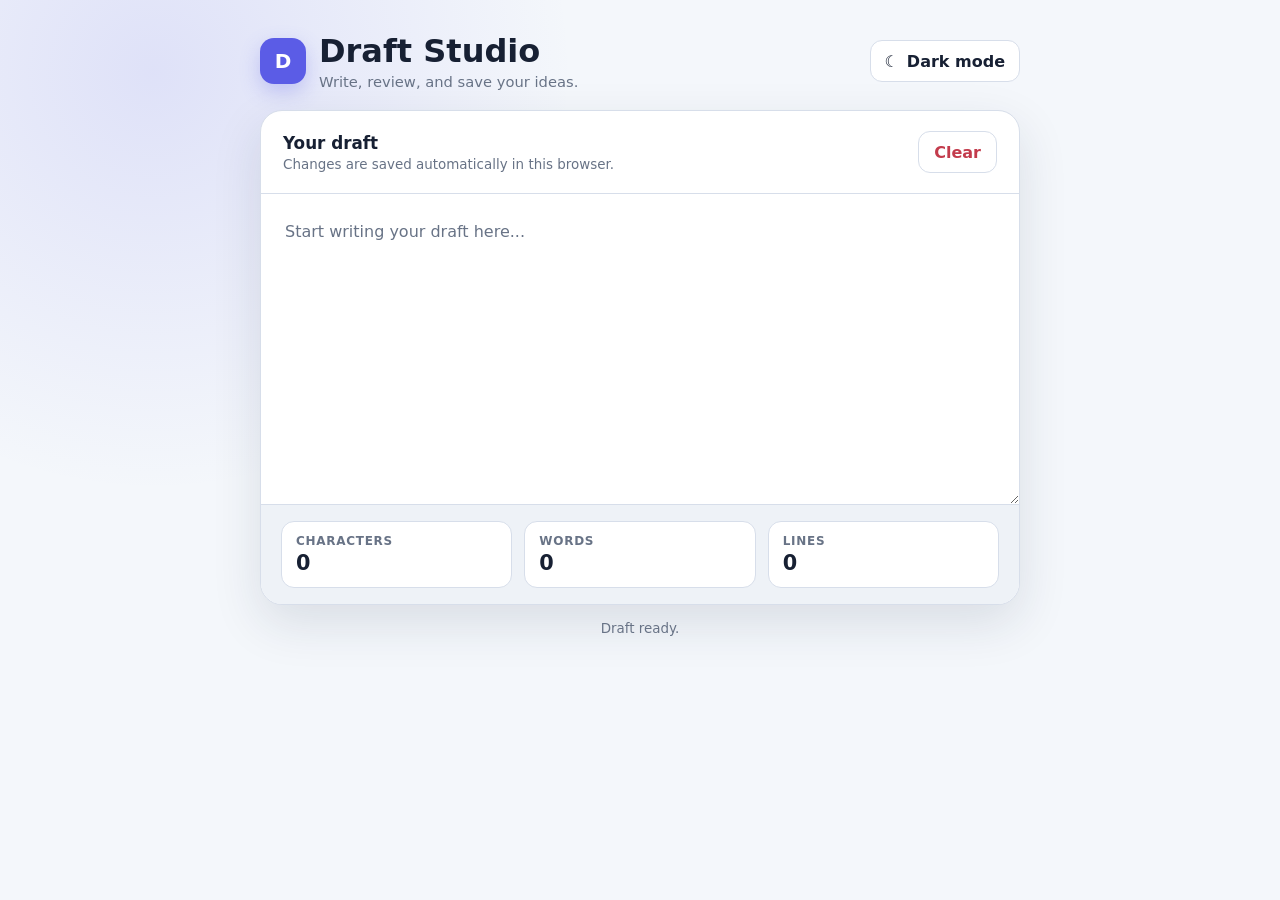
<file: assignment/index.html>
<!doctype html>
<html lang="en">
  <head>
    <meta charset="UTF-8" />
    <meta name="viewport" content="width=device-width, initial-scale=1.0" />
    <meta name="color-scheme" content="light dark" />
    <title>DRAFT STUDIO assignment</title>
    <link rel="stylesheet" href="styles.css" />
  </head>
  <body>
    <main class="app-shell">
      <header class="app-header">
        <div class="brand">
          <div class="brand-mark" aria-hidden="true">D</div>
          <div>
            <h1>Draft Studio</h1>
            <p class="subtitle">Write, review, and save your ideas.</p>
          </div>
        </div>

        <button class="theme-toggle" id="theme-toggle" type="button" aria-label="Switch to dark theme" aria-pressed="false">
          <span aria-hidden="true" id="theme-icon">☾</span>
          <span id="theme-label">Dark mode</span>
        </button>
      </header>

      <section class="editor-card" aria-labelledby="editor-title">
        <div class="editor-heading">
          <div>
            <h2 id="editor-title">Your draft</h2>
            <p>Changes are saved automatically in this browser.</p>
          </div>
          <button class="clear-button" id="clear-button" type="button">Clear</button>
        </div>

        <textarea id="draft" aria-label="Draft text" placeholder="Start writing your draft here..."></textarea>

        <footer class="editor-footer" aria-label="Draft statistics">
          <div class="counter" id="character-count" aria-live="polite">
            <span class="counter-label">Characters</span>
            <strong class="counter-value" id="character-value">0</strong>
          </div>
          <div class="counter" id="word-count" aria-live="polite">
            <span class="counter-label">Words</span>
            <strong class="counter-value" id="word-value">0</strong>
          </div>
          <div class="counter" id="line-count" aria-live="polite">
            <span class="counter-label">Lines</span>
            <strong class="counter-value" id="line-value">0</strong>
          </div>
        </footer>
      </section>

      <p class="status-message" id="status-message">Draft ready.</p>
    </main>

    <script src="index.js"></script>
  </body>
</html>
</file>
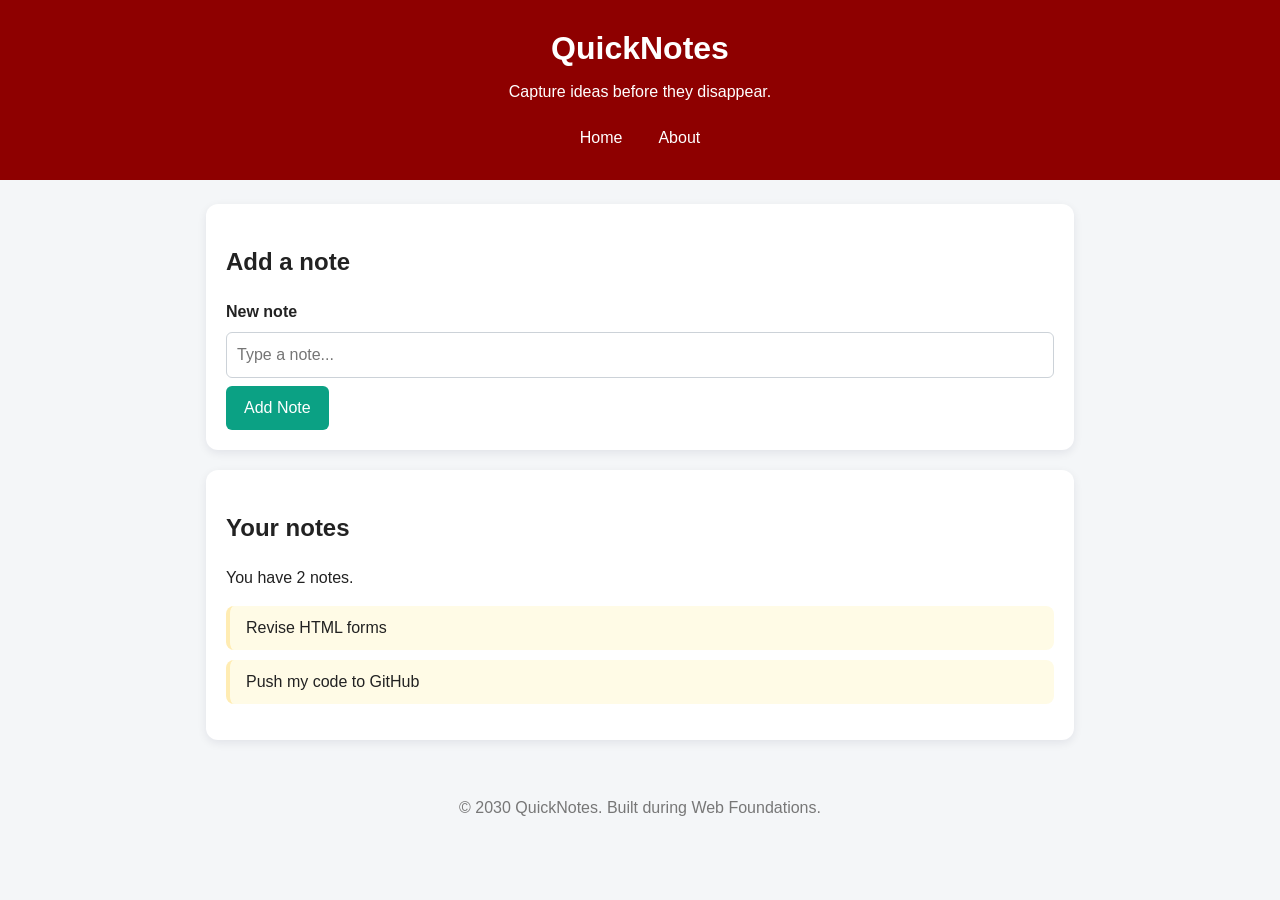
<file: day2/index.html>
<!DOCTYPE html>
<html lang="en">
<head>
    <meta charset="UTF-8">
    <meta name="viewport" content="width=device-width, initial-scale=1.0">
    <title>QuickNotes</title>
    <link rel="stylesheet" href="style.css">
</head>
<body>
    <header>
        <h1>QuickNotes</h1>
        <p>Capture ideas before they disappear.</p>
        <nav class="nav">
            <a href="index.html">Home</a>
            <a href="about.html">About</a>
        </nav>
    </header>

    <main>
        <section>
            <h2>Add a note</h2>
            <form id="note-form">
                <label for="note-input">New note</label>
                <input type="text" id="note-input" placeholder="Type a note...">
                <button type="submit">Add Note</button>
            </form>
        </section>

        <section>
            <h2>Your notes</h2>
            <p id="note-count">You have 2 notes.</p>
            <ul id="notes-list">
                <li class="note">Revise HTML forms</li>
                <li class="note">Push my code to GitHub</li>
            </ul>
        </section>
    </main>

    <footer>
        <p>&copy; 2030 QuickNotes. Built during Web Foundations.</p>
    </footer>
</body>
</html>
</file>
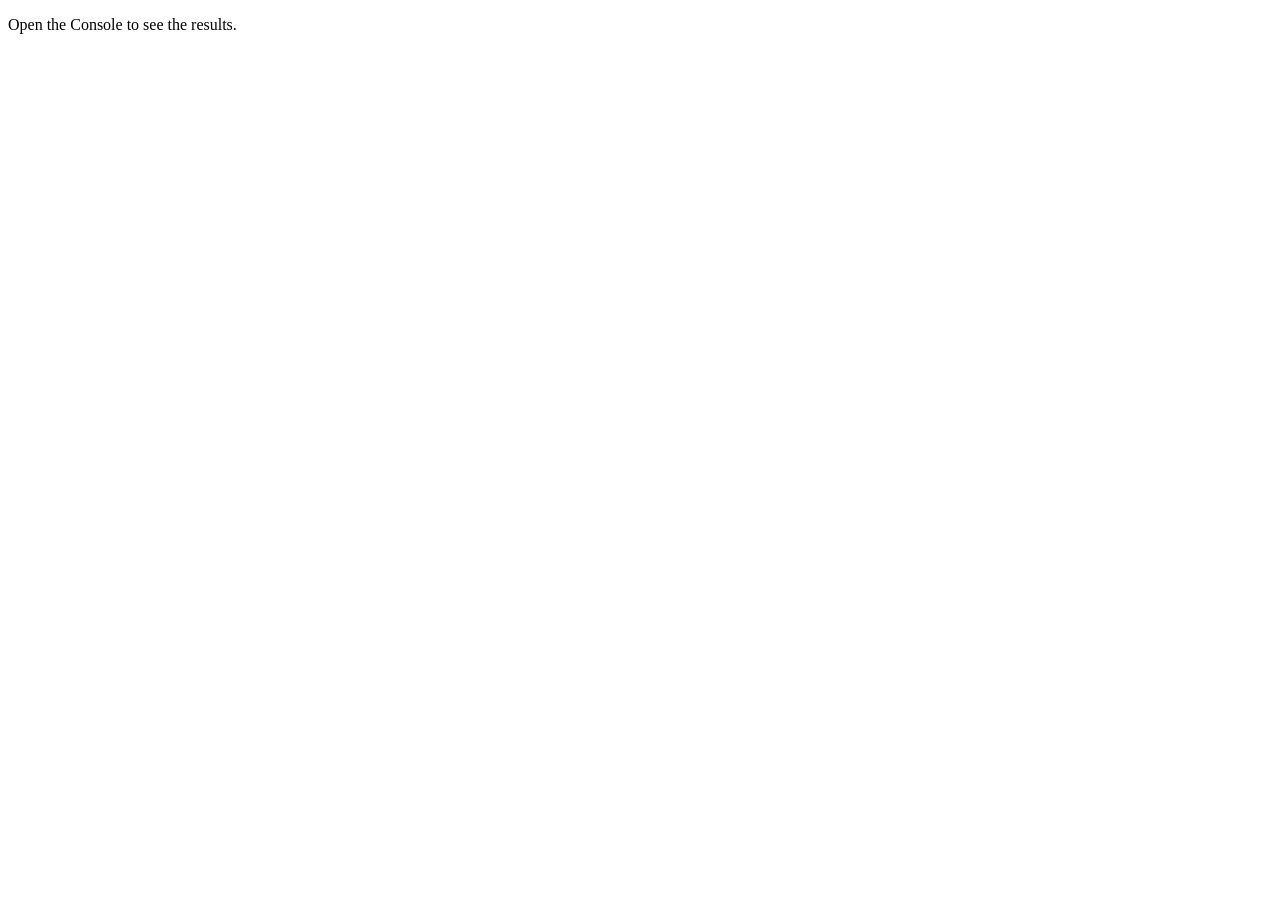
<file: day3/index.html>
<!DOCTYPE html>
<html lang="en">
<head>
  <meta charset="UTF-8">
  <meta name="viewport" content="width=device-width, initial-scale=1.0">
  <title>Notes Toolkit</title>
  <script src="script.js" defer></script>
</head>
<body>
  <p>Open the Console to see the results.</p>
</body>
</html>
</file>
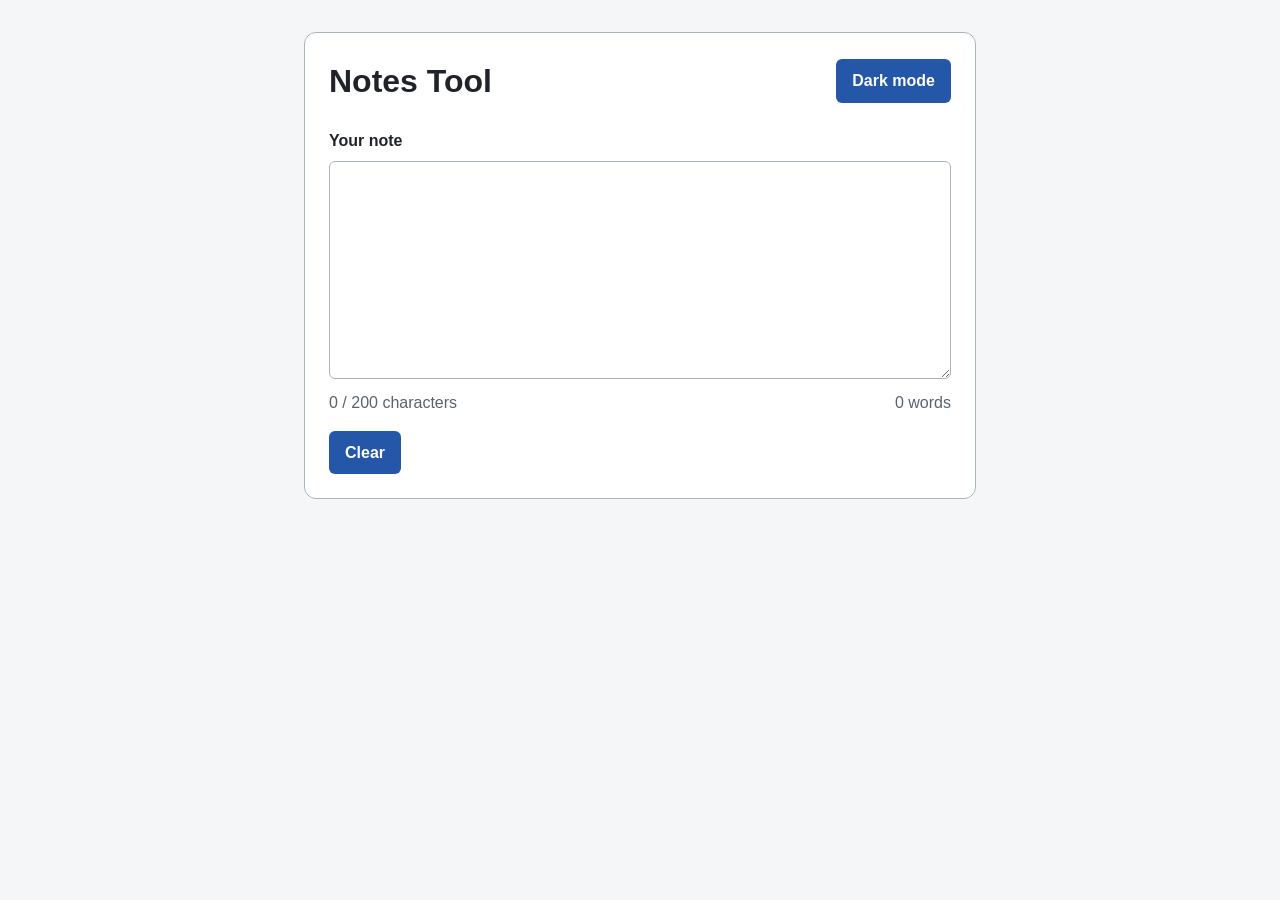
<file: day4/index.html>
<!DOCTYPE html>
<html lang="en">
<head>
  <meta charset="UTF-8">
  <meta name="viewport" content="width=device-width, initial-scale=1.0">
  <title>Notes Tool</title>
  <link rel="stylesheet" href="style.css">
  <script src="script.js" defer></script>
</head>
<body>
  <main class="notes-app">
    <header class="page-header">
      <h1>Notes Tool</h1>
      <button id="theme-toggle" type="button">Dark mode</button>
    </header>

    <label for="note-text">Your note</label>
    <textarea id="note-text" rows="8"></textarea>

    <div class="note-status" aria-live="polite">
      <p id="char-count">0 / 200 characters</p>
      <p id="word-count">0 words</p>
    </div>

    <button id="clear-btn" type="button">Clear</button>
  </main>
</body>
</html>
</file>
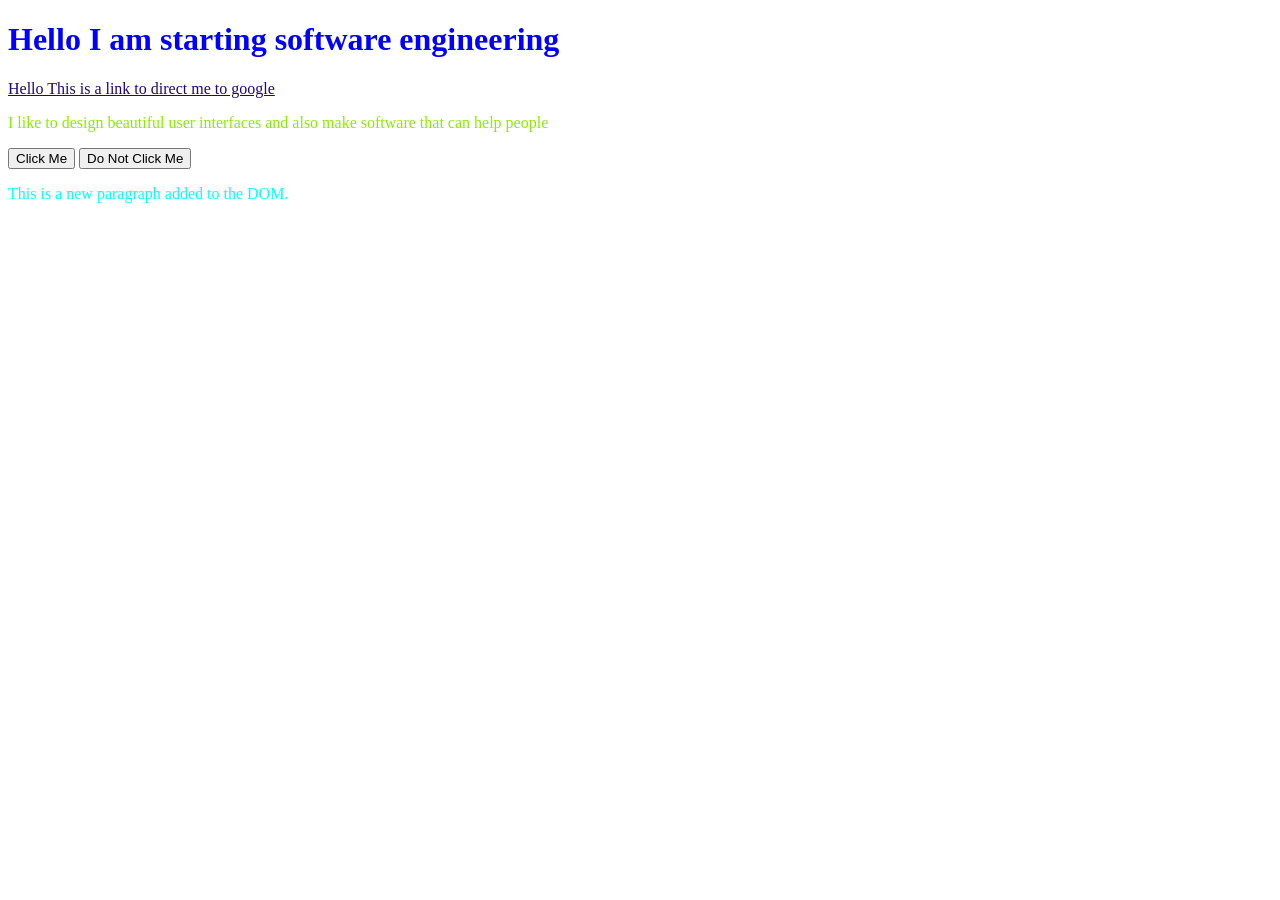
<file: dom/index.html>
<!doctype html>
<html>
  <head>
    <title>Index Page</title>
    <link rel="stylesheet" href="styles.css" />
    
  </head>
  <body>
    <h1 class ="paragraph1">Hello I am starting software engineering</h1>
    <a href="https://www.google.com" id="paragraph">
      Hello This is a link to direct me to google</a
    >
    <p class = "paragraph2">
      I like to design beautiful user interfaces and also make software that can
      help people
    </p>

<button>Click Me</button>
<button class="do-not-click">Do Not Click Me</button>
    <script src="index.js"></script>
  </body>
</html>
</file>
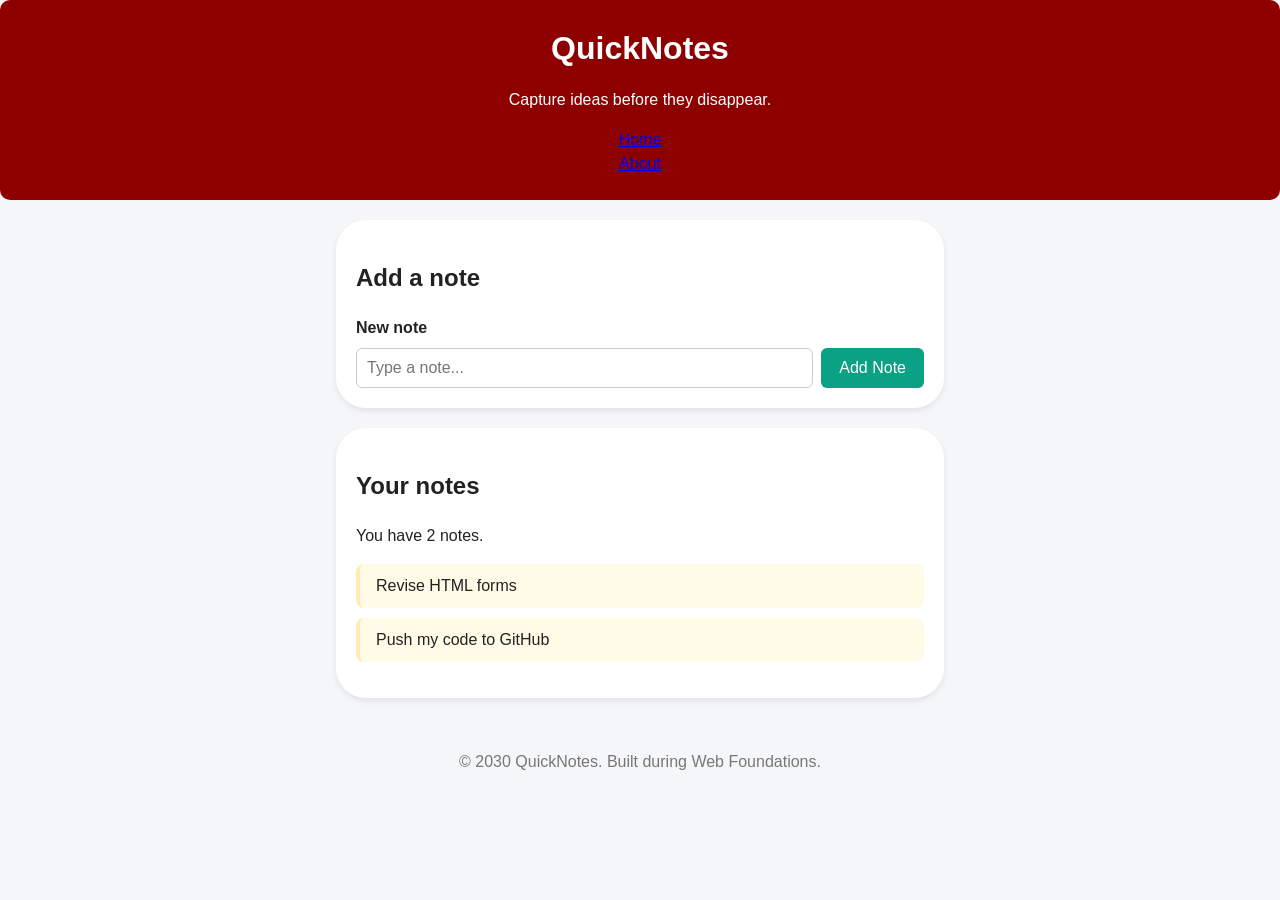
<file: PRACTICE/index.html>
<!DOCTYPE html>
<html lang="en">
  <head>
    <meta charset="UTF-8" />
    <meta name="viewport" content="width=device-width, initial-scale=1.0" />
    <title>QuickNotes</title>
    <link rel="stylesheet" href="style.css" />
  </head>
  <body>
    <header>
      <h1>QuickNotes</h1>
      
      <p>Capture ideas before they disappear.</p>
       <nav class="nav">
           
                <a href="index.html">Home</a><br>
                <a href="about.html">About</a>
            
        </nav>
      
    </header>
 
    <main>
      <section>
        <h2>Add a note</h2>
        <form id="note-form">
          <label for="note-input">New note</label>
          <input type="text" id="note-input" placeholder="Type a note..." />
          <button type="submit">Add Note</button>
        </form>
      </section>
 
      <section>
        <h2>Your notes</h2>
        <p id="note-count">You have 2 notes.</p>
        <ul id="notes-list">
          <li class="note">Revise HTML forms</li>
          <li class="note">Push my code to GitHub</li>
        </ul>
      </section>
    </main>
 
    <footer>
      <p>&copy; 2030 QuickNotes. Built during Web Foundations.</p>
    </footer>
  </body>
</html>
</file>
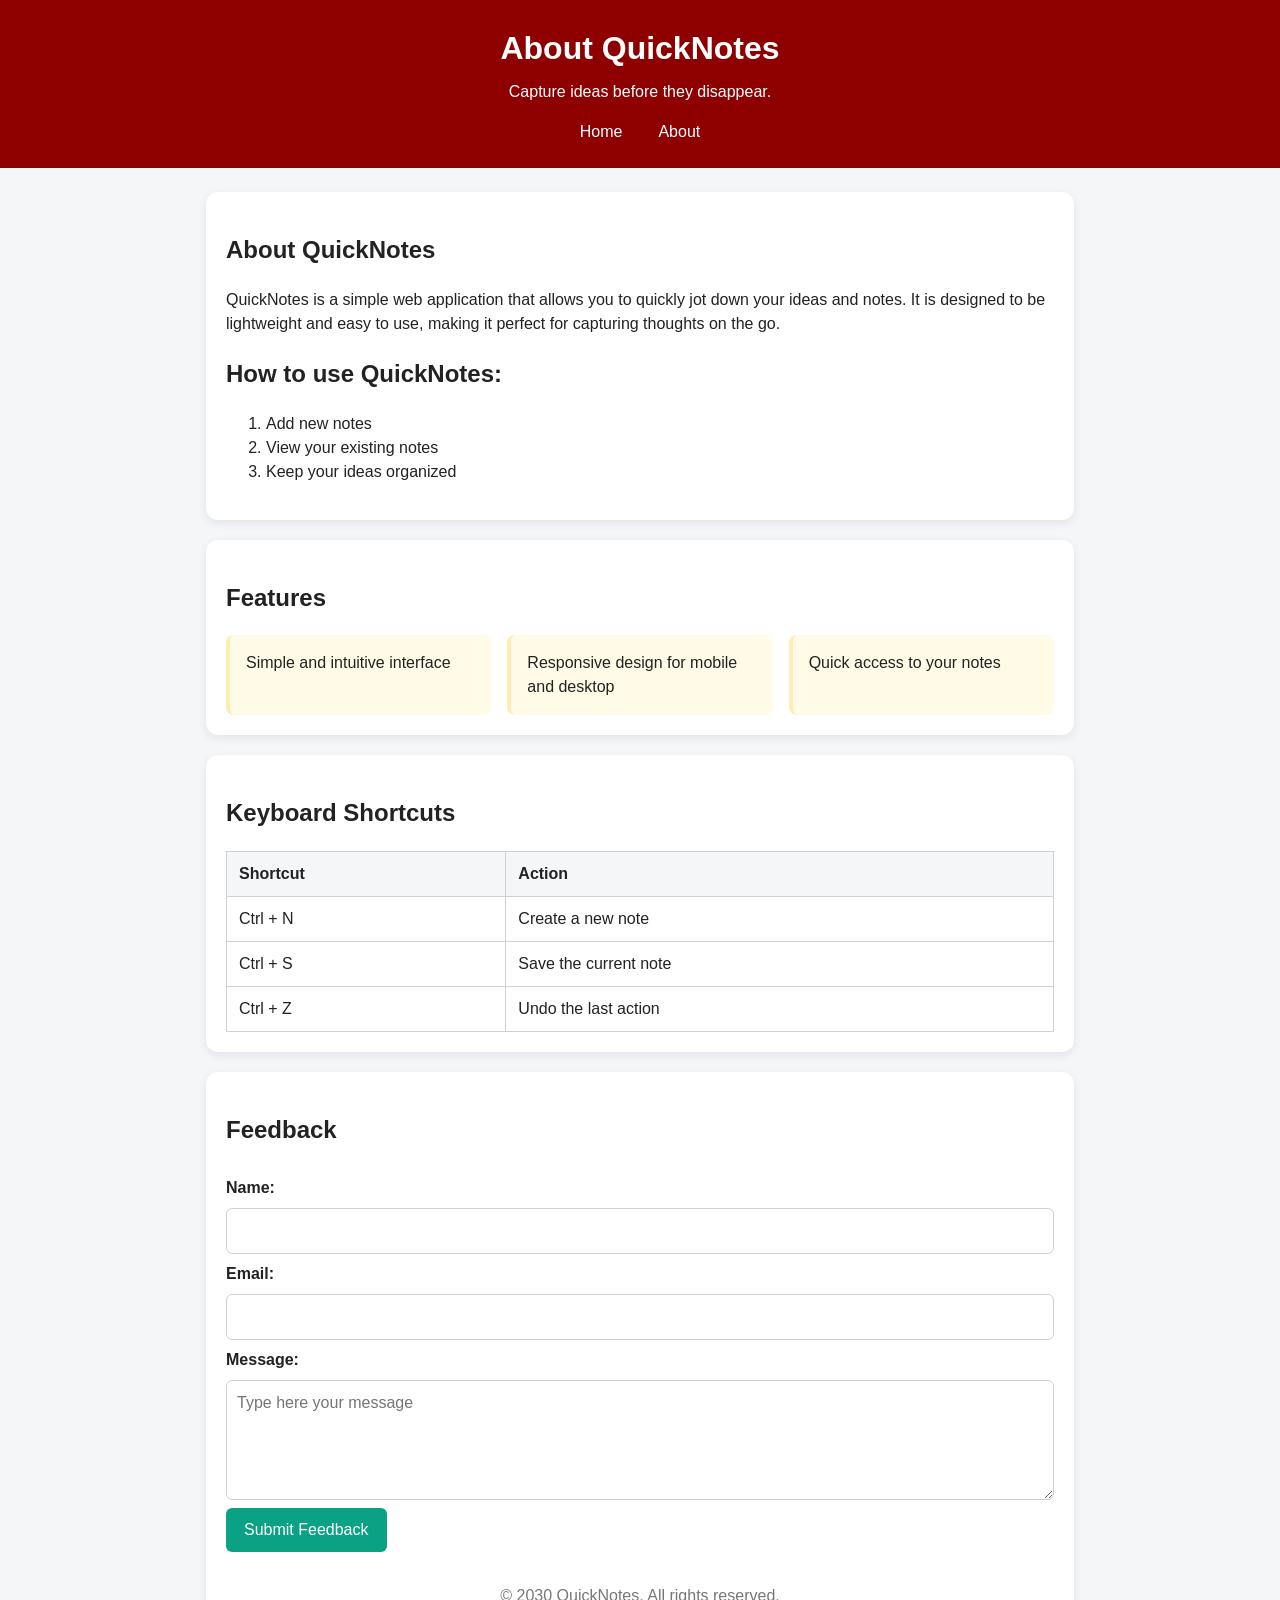
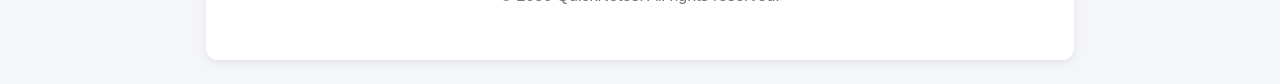
<file: day2/about.html>
<!DOCTYPE html>
<html lang="en">
<head>
    <meta charset="UTF-8">
    <meta name="viewport" content="width=device-width, initial-scale=1.0">
    <title>About</title>
    <link rel="stylesheet" href="style.css">
</head>
<body>
    <header>
        <h1>About QuickNotes</h1>
        <p>Capture ideas before they disappear.</p>
        <nav>
            <ul>
                <li><a href="index.html">Home</a></li>
                <li><a href="about.html">About</a></li>
            </ul>
        </nav>
    </header>
    <main>
        <section>
            <h2>About QuickNotes</h2>
            <p>QuickNotes is a simple web application that allows you to quickly
                jot down your ideas and notes. It is designed to be lightweight
                and easy to use, making it perfect for capturing thoughts on the go.</p>
            <h2>How to use QuickNotes:</h2>
            <ol>
                <li>Add new notes</li>
                <li>View your existing notes</li>
                <li>Keep your ideas organized</li>
            </ol>
        </section>
        <section>
            <h2>Features</h2>
            <ul class="features">
                <li>Simple and intuitive interface</li>
                <li>Responsive design for mobile and desktop</li>
                <li>Quick access to your notes</li>
            </ul>
        </section>
        <section>
            <h2>Keyboard Shortcuts</h2>
            <table>
                <thead>
                    <tr>
                        <th>Shortcut</th>
                        <th>Action</th>
                    </tr>
                </thead>
                <tbody>
                    <tr>
                        <td>Ctrl + N</td>
                        <td>Create a new note</td>
                    </tr>
                    <tr>
                        <td>Ctrl + S</td>
                        <td>Save the current note</td>
                    </tr>
                    <tr>
                        <td>Ctrl + Z</td>
                        <td>Undo the last action</td>
                    </tr>
                </tbody>
            </table>
        </section>
        <section>
            <form id="feedback-form">
                <h2>Feedback</h2>
                <label for="name">Name:</label>
                <input type="text" id="name" name="name" required>
                <label for="email">Email:</label>
                <input type="email" id="email" name="email" required>
                <label for="message">Message:</label>
                <textarea id="message" name="message" placeholder="Type here your message" required></textarea>
                <button type="submit">Submit Feedback</button>
            </form>
            <footer>
                <p>&copy; 2030 QuickNotes. All rights reserved.</p>
            </footer>
        </section>
    </main>
</body>
</html>
</file>
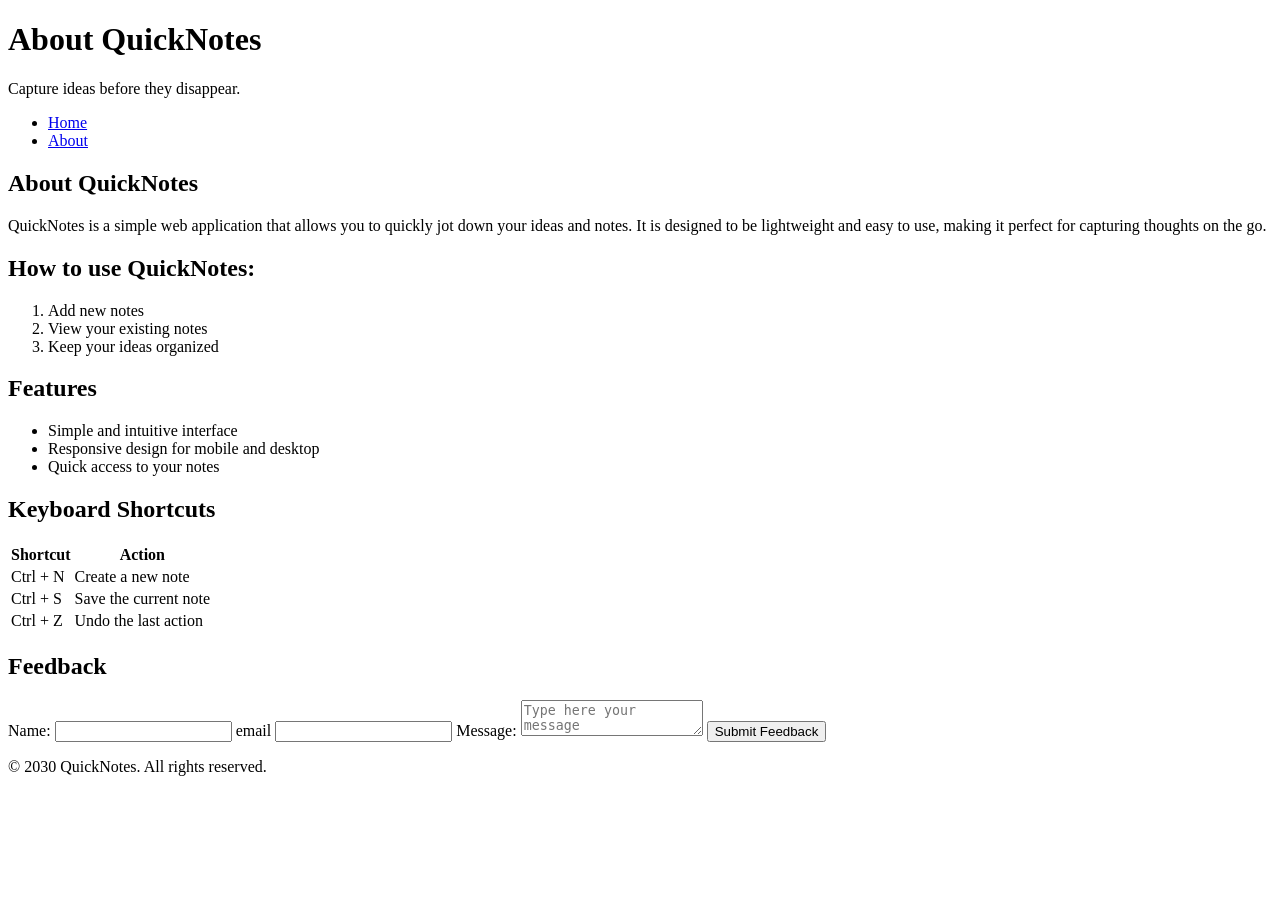
<file: PRACTICE/about.html>
<!DOCTYPE html>
<html lang="en">
<head>
    <meta charset="UTF-8">
    <meta name="viewport" content="width=device-width, initial-scale=1.0">
    <title>About</title>
</head>
<body>
    <header>
         <h1>About QuickNotes</h1>
          <p>Capture ideas before they disappear.</p>
        <nav>
            <ul>
                <li><a href="index.html">Home</a></li>
                <li><a href="about.html">About</a></li>
            </ul>
        </nav>
        
    </header>
    <main>
        <section>
            <h2>About QuickNotes</h2>
            <p>QuickNotes is a simple web application that allows you to quickly 
                jot down your ideas and notes. It is designed to be lightweight
                 and easy to use, making it perfect for capturing thoughts on the go.</p>
            <h2>How to use QuickNotes:</h2>
            <ol>
                <li>Add new notes</li>
                <li>View your existing notes</li>
                <li>Keep your ideas organized</li>
            </ol>
        </section>
        <section>
            <h2>Features</h2>
            <ul>
                <li>Simple and intuitive interface</li>
                <li>Responsive design for mobile and desktop</li>
                <li>Quick access to your notes</li>
            </ul>
        </section>
        <section>
            <h2>Keyboard Shortcuts</h2>
            <table>
                <thead>
                    <tr>
                        <th>Shortcut</th>
                        <th>Action</th>
                    </tr>
                </thead>
                <tbody>
                    <tr>
                        <td>Ctrl + N</td>
                        <td>Create a new note</td>
                    </tr>
                    <tr>
                        <td>Ctrl + S</td>
                        <td>Save the current note</td>
                    </tr>
                    <tr>
                        <td>Ctrl + Z</td>
                        <td>Undo the last action</td>
                    </tr>
                </tbody>
            </table>
        </section>
        <section>
            <form id="feedback-form">
               <h2>Feedback</h2>
               <label for="name">Name:</label>
               <input type="text" id="name" name="name" required>
               <label for="email">email</label>
               <input type="email" id="email" name="email" required>
               <label for="message">Message:</label>
               <textarea  id="message" name="message" placeholder="Type here your message" required></textarea>
               <button type="submit">Submit Feedback</button>
               
            </form>
            <footer>
                <p>&copy; 2030 QuickNotes. All rights reserved.</p>
            </footer>
              
        </section>

    </main>
    
</body>
</html>
</file>
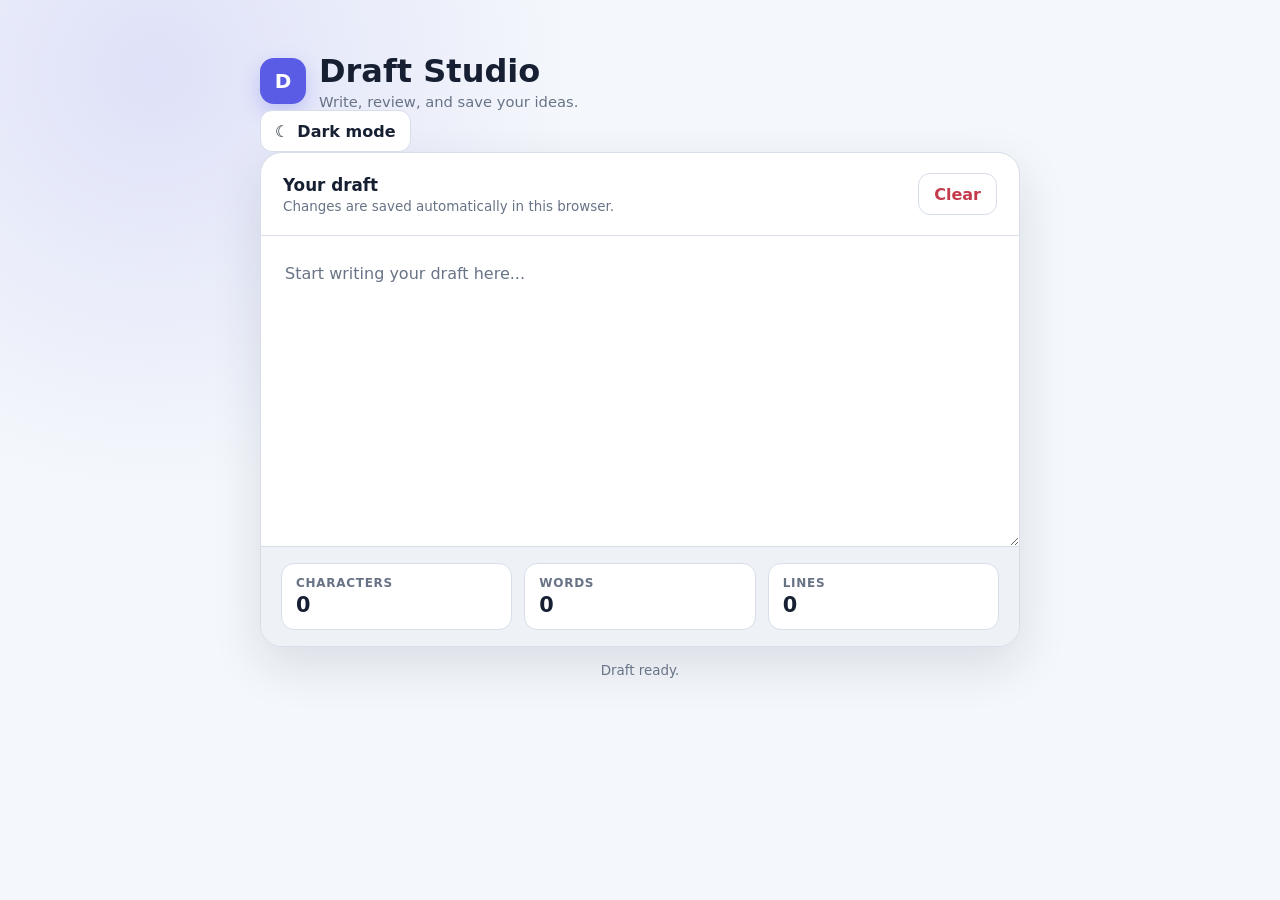
<file: QuickNotes/about.html>
<!doctype html>
<html lang="en">
  <head>
    <meta charset="UTF-8" />
    <meta name="viewport" content="width=device-width, initial-scale=1.0" />
    <meta name="color-scheme" content="light dark" />
    <title>DRAFT STUDIO assignment</title>
    <link rel="stylesheet" href="styles.css" />
  </head>
  <body>
    <main class="app-shell">
      <header class="app-header"></header>
        <div class="brand">
          <div class="brand-mark" aria-hidden="true">D</div>
          <div>
            <h1>Draft Studio</h1>
            <p class="subtitle">Write, review, and save your ideas.</p>
          </div>
        </div>

        <button class="theme-toggle" id="theme-toggle" type="button" aria-label="Switch to dark theme" aria-pressed="false">
          <span aria-hidden="true" id="theme-icon">☾</span>
          <span id="theme-label">Dark mode</span>
        </button>
      </header>

      <section class="editor-card" aria-labelledby="editor-title">
        <div class="editor-heading">
          <div>
            <h2 id="editor-title">Your draft</h2>
            <p>Changes are saved automatically in this browser.</p>
          </div>
          <button class="clear-button" id="clear-button" type="button">Clear</button>
        </div>

        <textarea id="draft" aria-label="Draft text" placeholder="Start writing your draft here..."></textarea>

        <footer class="editor-footer" aria-label="Draft statistics">
          <div class="counter" id="character-count" aria-live="polite">
            <span class="counter-label">Characters</span>
            <strong class="counter-value" id="character-value">0</strong>
          </div>
          <div class="counter" id="word-count" aria-live="polite">
         <span class="counter-label">WordS</span>
            <strong class="counter-value" id="word-value">0</strong>
          </div>
          <div class="counter" id="line-count" aria-live="polite">
            <span class="counter-label">Lines</span>
            <strong class="counter-value" id="line-value">0</strong>
          </div>
        </footer>
      </section>

      <p class="status-message" id="status-message">Draft ready.</p>
    </main>
    
    <script src="index.js"></script>
  </body>
</html>
</file>
<file: assignment/styles.css>
:root {
  color-scheme: light;
  --page-bg: #f4f7fb;
  --surface: #ffffff;
  --surface-muted: #eef2f7;
  --text: #172033;
  --text-muted: #687386;
  --border: #d7deea;
  --primary: #5b5ce6;
  --primary-hover: #4647c8;
  --primary-soft: #ececff;
  --warning: #c47a10;
  --warning-bg: #fff4dc;
  --warning-border: #f2c86b;
  --danger: #c33b4c;
  --danger-bg: #ffedf0;
  --danger-border: #f0a8b4;
  --shadow: 0 18px 50px rgba(28, 39, 65, 0.12);
}

:root[data-theme="dark"] {
  color-scheme: dark;
  --page-bg: #10141d;
  --surface: #191f2b;
  --surface-muted: #222a39;
  --text: #f2f5fb;
  --text-muted: #aab4c5;
  --border: #303a4e;
  --primary: #8b8cff;
  --primary-hover: #a6a7ff;
  --primary-soft: #292b55;
  --warning: #f4bd62;
  --warning-bg: #3a2f1d;
  --warning-border: #7b5a28;
  --danger: #ff8293;
  --danger-bg: #40232a;
  --danger-border: #78404b;
  --shadow: 0 18px 50px rgba(0, 0, 0, 0.34);
}

* {
  box-sizing: border-box;
}

body {
  min-height: 100vh;
  margin: 0;
  padding: 32px 20px;
  background:
    radial-gradient(circle at 12% 8%, color-mix(in srgb, var(--primary) 14%, transparent), transparent 30%),
    var(--page-bg);
  color: var(--text);
  font-family: Inter, ui-sans-serif, system-ui, -apple-system, BlinkMacSystemFont, "Segoe UI", sans-serif;
  transition: background-color 180ms ease, color 180ms ease;
}

button,
textarea {
  font: inherit;
}

.app-shell {
  width: min(760px, 100%);
  margin: 0 auto;
}

.app-header {
  display: flex;
  align-items: center;
  justify-content: space-between;
  gap: 20px;
  margin-bottom: 20px;
}

.brand {
  display: flex;
  align-items: center;
  gap: 13px;
}

.brand-mark {
  display: grid;
  width: 46px;
  height: 46px;
  place-items: center;
  border-radius: 14px;
  background: var(--primary);
  color: #ffffff;
  font-size: 1.25rem;
  font-weight: 800;
  box-shadow: 0 8px 20px color-mix(in srgb, var(--primary) 28%, transparent);
}

h1 {
  margin: 0 0 3px;
  font-size: clamp(1.45rem, 4vw, 2rem);
}

.subtitle {
  margin: 0;
  color: var(--text-muted);
  font-size: 0.92rem;
}

.theme-toggle,
.clear-button {
  display: inline-flex;
  align-items: center;
  justify-content: center;
  min-height: 42px;
  border: 1px solid var(--border);
  border-radius: 12px;
  background: var(--surface);
  color: var(--text);
  cursor: pointer;
  transition: transform 150ms ease, border-color 150ms ease, background-color 150ms ease;
}

.theme-toggle {
  gap: 8px;
  padding: 0 14px;
  font-weight: 700;
}

.theme-toggle:hover,
.clear-button:hover {
  border-color: var(--primary);
  transform: translateY(-1px);
}

.theme-toggle:focus-visible,
.clear-button:focus-visible,
textarea:focus-visible {
  outline: 3px solid color-mix(in srgb, var(--primary) 28%, transparent);
  outline-offset: 2px;
}

.editor-card {
  overflow: hidden;
  border: 1px solid var(--border);
  border-radius: 22px;
  background: var(--surface);
  box-shadow: var(--shadow);
}

.editor-heading {
  display: flex;
  align-items: center;
  justify-content: space-between;
  gap: 16px;
  padding: 20px 22px;
  border-bottom: 1px solid var(--border);
}

.editor-heading h2 {
  margin: 0;
  font-size: 1.05rem;
}

.editor-heading p {
  margin: 4px 0 0;
  color: var(--text-muted);
  font-size: 0.84rem;
}

.clear-button {
  padding: 0 15px;
  color: var(--danger);
  font-weight: 700;
}

textarea {
  display: block;
  width: 100%;
  min-height: 310px;
  resize: vertical;
  padding: 24px;
  border: 0;
  outline: 0;
  background: var(--surface);
  color: var(--text);
  font-size: 1rem;
  line-height: 1.7;
}

textarea::placeholder {
  color: var(--text-muted);
}

.editor-footer {
  display: grid;
  grid-template-columns: repeat(3, minmax(0, 1fr));
  gap: 12px;
  padding: 16px 20px;
  border-top: 1px solid var(--border);
  background: var(--surface-muted);
}

.counter {
  min-width: 0;
  padding: 12px 14px;
  border: 1px solid var(--border);
  border-radius: 13px;
  background: var(--surface);
}

.counter-label {
  display: block;
  margin-bottom: 3px;
  color: var(--text-muted);
  font-size: 0.75rem;
  font-weight: 700;
  letter-spacing: 0.06em;
  text-transform: uppercase;
}

.counter-value {
  font-size: 1.3rem;
  font-weight: 800;
}

.counter.warning {
  border-color: var(--warning-border);
  background: var(--warning-bg);
  color: var(--warning);
}

.counter.danger {
  border-color: var(--danger-border);
  background: var(--danger-bg);
  color: var(--danger);
}

.status-message {
  margin: 16px 0 0;
  color: var(--text-muted);
  font-size: 0.84rem;
  text-align: center;
}

@media (max-width: 560px) {
  body {
    padding: 22px 14px;
  }

  .app-header {
    align-items: flex-start;
  }

  .brand-mark {
    width: 42px;
    height: 42px;
  }

  .theme-toggle span:last-child {
    display: none;
  }

  .editor-heading {
    padding: 17px;
  }

  textarea {
    min-height: 260px;
    padding: 18px;
  }

  .editor-footer {
    grid-template-columns: 1fr;
  }
}
</file>
<file: day2/style.css>
*,
*::before,
*::after {
    box-sizing: border-box;
}

body {
    margin: 0;
    font-family: "Segoe UI", Arial, sans-serif;
    background-color: #f4f6f8;
    color: #222;
    line-height: 1.5;
}

header {
    background-color: #8e0000;
    color: #fff;
    text-align: center;
    padding: 24px 16px;
}

header h1 {
    margin: 0;
}

header p {
    margin: 8px 0 16px;
}

nav,
nav ul {
    display: flex;
    justify-content: center;
    align-items: center;
    gap: 16px;
}

nav ul {
    list-style: none;
    margin: 0;
    padding: 0;
}

nav br {
    display: none;
}

nav a {
    color: #fff;
    text-decoration: none;
    padding: 6px 10px;
    border-radius: 6px;
    transition: background-color 180ms ease, color 180ms ease;
}

nav a:hover,
nav a:focus-visible {
    background-color: #fff;
    color: #8e0000;
}

main {
    max-width: 900px;
    margin: 24px auto;
    padding: 0 16px;
}

section {
    background-color: #fff;
    padding: 20px;
    border-radius: 12px;
    margin-bottom: 20px;
    box-shadow: 0 3px 10px rgba(6, 6, 56, 0.08);
}

.features {
    display: grid;
    grid-template-columns: repeat(auto-fit, minmax(180px, 1fr));
    gap: 16px;
    list-style: none;
    margin: 0;
    padding: 0;
}

.features li {
    background-color: #fffbe6;
    border-left: 4px solid #ffecb3;
    border-radius: 8px;
    padding: 16px;
}

table {
    width: 100%;
    border-collapse: collapse;
}

th,
td {
    border: 1px solid #ccd2d8;
    padding: 10px 12px;
    text-align: left;
}

th {
    background-color: #f4f6f8;
}

#feedback-form,
#note-form {
    display: flex;
    flex-direction: column;
    gap: 8px;
}

#feedback-form label,
#note-form label {
    font-weight: 600;
}

#feedback-form input,
#feedback-form textarea,
#note-input {
    width: 100%;
    padding: 10px;
    border: 1px solid #ccd2d8;
    border-radius: 6px;
    font: inherit;
}

#feedback-form textarea {
    min-height: 120px;
    resize: vertical;
}

button {
    align-self: flex-start;
    background-color: #0ba184;
    color: #fff;
    border: 0;
    padding: 10px 18px;
    border-radius: 6px;
    font: inherit;
    cursor: pointer;
    transition: background-color 180ms ease, transform 180ms ease;
}

button:hover,
button:focus-visible {
    background-color: #088a70;
    transform: translateY(-1px);
}

#notes-list {
    list-style: none;
    padding: 0;
}

.note {
    background-color: #fffbe6;
    border-left: 4px solid #ffecb3;
    padding: 10px 16px;
    margin-bottom: 10px;
    border-radius: 8px;
}

footer {
    text-align: center;
    color: #777;
    padding: 16px;
}

@media (max-width: 600px) {
    header {
        padding: 16px 12px;
    }

    header h1 {
        font-size: 1.5rem;
    }

    main {
        margin: 16px auto;
        padding: 0 12px;
    }

    section {
        padding: 16px;
    }
}
</file>
<file: day4/style.css>
:root {
  color-scheme: light;
  --page-background: #f4f6f8;
  --surface-background: #ffffff;
  --text-color: #20242a;
  --muted-color: #59636e;
  --border-color: #aab4bf;
  --button-background: #2457a7;
  --button-text: #ffffff;
  --warning-color: #b45309;
  --over-color: #c62828;
}

body.dark {
  color-scheme: dark;
  --page-background: #171a1f;
  --surface-background: #232830;
  --text-color: #f1f3f5;
  --muted-color: #c0c7d0;
  --border-color: #687383;
  --button-background: #83aef5;
  --button-text: #101820;
  --warning-color: #ffb454;
  --over-color: #ff7777;
}

* {
  box-sizing: border-box;
}

body {
  min-height: 100vh;
  margin: 0;
  padding: 2rem 1rem;
  background: var(--page-background);
  color: var(--text-color);
  font-family: Arial, sans-serif;
  line-height: 1.5;
  transition: background-color 160ms ease, color 160ms ease;
}

.notes-app {
  width: min(100%, 42rem);
  margin: 0 auto;
  padding: 1.5rem;
  border: 1px solid var(--border-color);
  border-radius: 0.75rem;
  background: var(--surface-background);
}

.page-header {
  display: flex;
  align-items: center;
  justify-content: space-between;
  gap: 1rem;
  margin-bottom: 1.5rem;
}

h1 {
  margin: 0;
}

label {
  display: block;
  margin-bottom: 0.5rem;
  font-weight: 700;
}

textarea {
  display: block;
  width: 100%;
  resize: vertical;
  padding: 0.75rem;
  border: 1px solid var(--border-color);
  border-radius: 0.375rem;
  background: var(--surface-background);
  color: var(--text-color);
  font: inherit;
}

button {
  padding: 0.6rem 1rem;
  border: 0;
  border-radius: 0.375rem;
  background: var(--button-background);
  color: var(--button-text);
  cursor: pointer;
  font: inherit;
  font-weight: 700;
}

button:focus-visible,
textarea:focus-visible {
  outline: 3px solid var(--warning-color);
  outline-offset: 2px;
}

.note-status {
  display: flex;
  justify-content: space-between;
  gap: 1rem;
  color: var(--muted-color);
}

.note-status p {
  margin: 0.75rem 0 1rem;
}

.warning {
  color: var(--warning-color);
}

.over {
  color: var(--over-color);
  font-weight: 700;
}
</file>
<file: dom/styles.css>
h1 {
  color: blue;

}
.paragraph {
  color: red;
}
p{
  color: aqua;
}

#paragraph {
  color: blue;
}
div {
  display: flex;
  flex-direction: row;
  justify-content: space-between;
  align-items: center;
  gap: 12px;
}



section p {
  background-color: blue;
  font-weight: bolder;
}

button:hover {
  background-color: brown;
  color: white;
}
</file>
<file: PRACTICE/style.css>
*,
*::before,
*::after {
  box-sizing: border-box;
}
body {
  margin: 0;
  font-family: "Segoe UI", Arial, sans-serif;
  background-color: #f4f6f8;
  color: #222;
  line-height: 1.5;
}
header {
  
  background-color: #8e0000;
  color: white;
  text-align: center;
  padding: 24px 16px;
  border-radius:10px
  
}
header h1 {
    margin:0;

}
main {
    max-width: 640px;
    margin:20px auto;
    padding:0 16px;
}
section {
   background: white;
   padding: 20px;
   border-radius:30px;
   margin-bottom: 20px;
   box-shadow:
    0 3px 6px rgba(6, 6, 56, 0.08);

}
#note-form{
    display:flex;
    gap:8px;
    flex-wrap:wrap;

}
#note-form label{
    width:100%;
    font-weight:bold;


}
#note-input{
    flex:1;
    padding:10px;
    border:1px solid #ccc;
    border-radius:6px;
    font-size:1rem;
}
button{
    background-color:#0ba184;
    color:white;
    border:none;
    padding:10px 18px;
    border-radius:6px;
    font-size:1rem;
    cursor:pointer;
}
button:hover{
    background-color:#088a70;

}
#notes-list{
    list-style:none;
    padding:0;
}
.note{
       background-color: #fffbe6;
       border-left: 4px solid #ffecb3; 
       padding: 10px 16px;
       margin-bottom:10px;
       border-radius:8px;

}
footer {
    text-align: center;
    color:#777;
    padding:16px;

}
@media (max-width: 600px){
    #note-form{
        flex-direction:column;
    }

}
</file>
<file: QuickNotes/styles.css>
:root {
  color-scheme: light;
  --page-bg: #f4f7fb;
  --surface: #ffffff;
  --surface-muted: #eef2f7;
  --text: #172033;
  --text-muted: #687386;
  --border: #d7deea;
  --primary: #5b5ce6;
  --primary-hover: #4647c8;
  --primary-soft: #ececff;
  --warning: #c47a10;
  --warning-bg: #fff4dc;
  --warning-border: #f2c86b;
  --danger: #c33b4c;
  --danger-bg: #ffedf0;
  --danger-border: #f0a8b4;
  --shadow: 0 18px 50px rgba(28, 39, 65, 0.12);
}

:root[data-theme="dark"] {
  color-scheme: dark;
  --page-bg: #10141d;
  --surface: #191f2b;
  --surface-muted: #222a39;
  --text: #f2f5fb;
  --text-muted: #aab4c5;
  --border: #303a4e;
  --primary: #8b8cff;
  --primary-hover: #a6a7ff;
  --primary-soft: #292b55;
  --warning: #f4bd62;
  --warning-bg: #3a2f1d;
  --warning-border: #7b5a28;
  --danger: #ff8293;
  --danger-bg: #40232a;
  --danger-border: #78404b;
  --shadow: 0 18px 50px rgba(0, 0, 0, 0.34);
}

* {
  box-sizing: border-box;
}

body {
  min-height: 100vh;
  margin: 0;
  padding: 32px 20px;
  background:
    radial-gradient(circle at 12% 8%, color-mix(in srgb, var(--primary) 14%, transparent), transparent 30%),
    var(--page-bg);
  color: var(--text);
  font-family: Inter, ui-sans-serif, system-ui, -apple-system, BlinkMacSystemFont, "Segoe UI", sans-serif;
  transition: background-color 180ms ease, color 180ms ease;
}

button,
textarea {
  font: inherit;
}

.app-shell {
  width: min(760px, 100%);
  margin: 0 auto;
}

.app-header {
  display: flex;
  align-items: center;
  justify-content: space-between;
  gap: 20px;
  margin-bottom: 20px;
}

.brand {
  display: flex;
  align-items: center;
  gap: 13px;
}

.brand-mark {
  display: grid;
  width: 46px;
  height: 46px;
  place-items: center;
  border-radius: 14px;
  background: var(--primary);
  color: #ffffff;
  font-size: 1.25rem;
  font-weight: 800;
  box-shadow: 0 8px 20px color-mix(in srgb, var(--primary) 28%, transparent);
}

h1 {
  margin: 0 0 3px;
  font-size: clamp(1.45rem, 4vw, 2rem);
}

.subtitle {
  margin: 0;
  color: var(--text-muted);
  font-size: 0.92rem;
}

.theme-toggle,
.clear-button {
  display: inline-flex;
  align-items: center;
  justify-content: center;
  min-height: 42px;
  border: 1px solid var(--border);
  border-radius: 12px;
  background: var(--surface);
  color: var(--text);
  cursor: pointer;
  transition: transform 150ms ease, border-color 150ms ease, background-color 150ms ease;
}

.theme-toggle {
  gap: 8px;
  padding: 0 14px;
  font-weight: 700;
}

.theme-toggle:hover,
.clear-button:hover {
  border-color: var(--primary);
  transform: translateY(-1px);
}

.theme-toggle:focus-visible,
.clear-button:focus-visible,
textarea:focus-visible {
  outline: 3px solid color-mix(in srgb, var(--primary) 28%, transparent);
  outline-offset: 2px;
}

.editor-card {
  overflow: hidden;
  border: 1px solid var(--border);
  border-radius: 22px;
  background: var(--surface);
  box-shadow: var(--shadow);
}

.editor-heading {
  display: flex;
  align-items: center;
  justify-content: space-between;
  gap: 16px;
  padding: 20px 22px;
  border-bottom: 1px solid var(--border);
}

.editor-heading h2 {
  margin: 0;
  font-size: 1.05rem;
}

.editor-heading p {
  margin: 4px 0 0;
  color: var(--text-muted);
  font-size: 0.84rem;
}

.clear-button {
  padding: 0 15px;
  color: var(--danger);
  font-weight: 700;
}

textarea {
  display: block;
  width: 100%;
  min-height: 310px;
  resize: vertical;
  padding: 24px;
  border: 0;
  outline: 0;
  background: var(--surface);
  color: var(--text);
  font-size: 1rem;
  line-height: 1.7;
}

textarea::placeholder {
  color: var(--text-muted);
}

.editor-footer {
  display: grid;
  grid-template-columns: repeat(3, minmax(0, 1fr));
  gap: 12px;
  padding: 16px 20px;
  border-top: 1px solid var(--border);
  background: var(--surface-muted);
}

.counter {
  min-width: 0;
  padding: 12px 14px;
  border: 1px solid var(--border);
  border-radius: 13px;
  background: var(--surface);
}

.counter-label {
  display: block;
  margin-bottom: 3px;
  color: var(--text-muted);
  font-size: 0.75rem;
  font-weight: 700;
  letter-spacing: 0.06em;
  text-transform: uppercase;
}

.counter-value {
  font-size: 1.3rem;
  font-weight: 800;
}

.counter.warning {
  border-color: var(--warning-border);
  background: var(--warning-bg);
  color: var(--warning);
}

.counter.danger {
  border-color: var(--danger-border);
  background: var(--danger-bg);
  color: var(--danger);
}

.status-message {
  margin: 16px 0 0;
  color: var(--text-muted);
  font-size: 0.84rem;
  text-align: center;
}

@media (max-width: 560px) {
  body {
    padding: 22px 14px;
  }

  .app-header {
    align-items: flex-start;
  }

  .brand-mark {
    width: 42px;
    height: 42px;
  }

  .theme-toggle span:last-child {
    display: none;
  }

  .editor-heading {
    padding: 17px;
  }

  textarea {
    min-height: 260px;
    padding: 18px;
  }

  .editor-footer {
    grid-template-columns: 1fr;
  }
}
</file>
